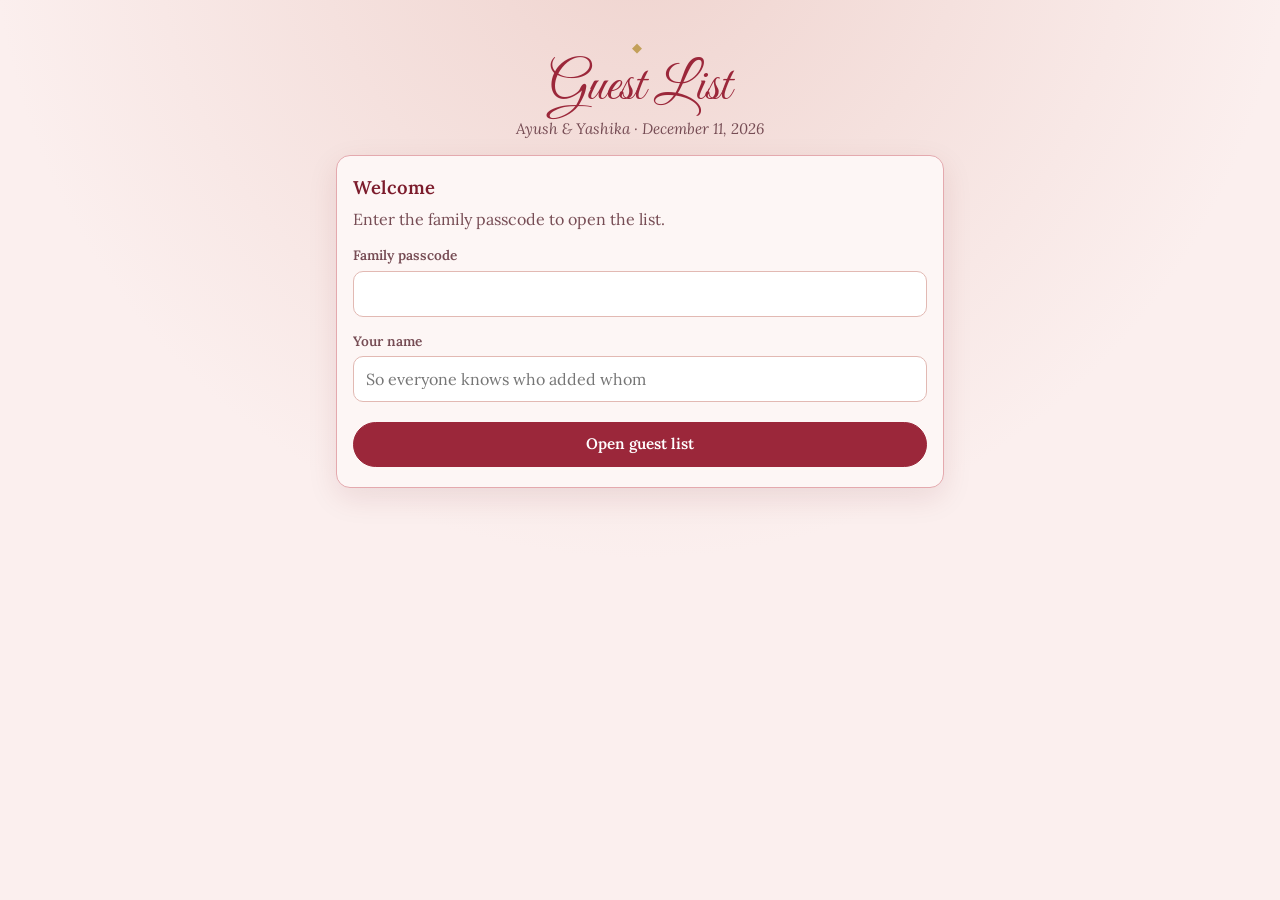
<file: index.html>
<!DOCTYPE html>
<html lang="en">
<head>
<meta charset="UTF-8">
<meta name="viewport" content="width=device-width, initial-scale=1.0, viewport-fit=cover">
<meta name="theme-color" content="#9B273A">
<meta name="robots" content="noindex, nofollow">
<title>Guest List</title>

<link rel="icon" href="data:image/svg+xml,<svg xmlns='http://www.w3.org/2000/svg' viewBox='0 0 100 100'><text y='.9em' font-size='90'>&#128140;</text></svg>">

<link rel="preconnect" href="https://fonts.googleapis.com">
<link rel="preconnect" href="https://fonts.gstatic.com" crossorigin>
<link href="https://fonts.googleapis.com/css2?family=Great+Vibes&family=Lora:ital,wght@0,400;0,500;0,600;1,400&display=swap" rel="stylesheet">

<link rel="stylesheet" href="css/style.css">
</head>
<body>

<noscript>
  <p class="note">This guest list needs JavaScript. Please turn it on and reload.</p>
</noscript>

<div class="wrap">

  <header class="top">
    <span class="orn">&#9670;</span>
    <h1 class="script" id="title">Guest List</h1>
    <p class="sub" id="subtitle"></p>
  </header>

  <!-- ============ LOCK SCREEN ============ -->
  <section class="card" id="lockScreen" hidden>
    <form id="unlockForm" autocomplete="on">
      <h2>Welcome</h2>
      <p class="muted">Enter the family passcode to open the list.</p>

      <label for="passcode">Family passcode</label>
      <input id="passcode" type="password" autocomplete="current-password" autocapitalize="off" spellcheck="false" required>

      <label for="myName">Your name</label>
      <input id="myName" type="text" autocomplete="given-name" placeholder="So everyone knows who added whom" required maxlength="40">

      <button class="btn primary" type="submit" id="unlockBtn">Open guest list</button>
      <p class="error" id="unlockError" role="alert" hidden></p>
    </form>
  </section>

  <section class="card" id="notConfigured" hidden>
    <h2>Almost ready</h2>
    <p class="muted">This app has not been connected to its storage yet.
      Open <a href="setup.html">setup.html</a> and follow the steps in the README.</p>
  </section>

  <!-- ============ THE APP ============ -->
  <main id="app" hidden>

    <section class="stats" id="stats" aria-label="Totals"></section>

    <section class="card" id="formCard">
      <h2 id="formTitle">Add a guest</h2>
      <form id="guestForm" novalidate>
        <label for="gName">Name</label>
        <input id="gName" type="text" required maxlength="80" autocomplete="off" placeholder="e.g. Sharma Uncle &amp; family">

        <label for="gCategory">Category</label>
        <select id="gCategory" required></select>
        <div class="inline-add" id="newCatRow" hidden>
          <input id="newCatName" type="text" maxlength="40" placeholder="New category name" autocomplete="off">
          <button class="btn small" type="button" id="newCatAdd">Add</button>
          <button class="btn small ghost" type="button" id="newCatCancel">Cancel</button>
        </div>

        <span class="label" id="sideLabel">Side</span>
        <div class="chips" id="gSide" role="group" aria-labelledby="sideLabel"></div>

        <label for="gCount">No. of people</label>
        <div class="stepper">
          <button class="btn small ghost" type="button" data-step="-1" aria-label="One fewer">&minus;</button>
          <input id="gCount" type="number" inputmode="numeric" min="1" max="99" value="1">
          <button class="btn small ghost" type="button" data-step="1" aria-label="One more">+</button>
        </div>

        <label for="gNotes">Notes <span class="muted">(optional)</span></label>
        <textarea id="gNotes" rows="2" maxlength="300" placeholder="Anything worth remembering"></textarea>

        <div class="form-actions">
          <button class="btn primary" type="submit" id="saveBtn">Add guest</button>
          <button class="btn ghost" type="button" id="cancelEdit" hidden>Cancel</button>
          <button class="btn danger" type="button" id="deleteBtn" hidden>Delete</button>
        </div>
      </form>
    </section>

    <section class="toolbar" aria-label="Search and filter">
      <input id="search" type="search" placeholder="Search names, notes, who added&hellip;" autocomplete="off">
      <div class="filters">
        <select id="filterCat" aria-label="Filter by category"></select>
        <select id="filterSide" aria-label="Filter by side"></select>
      </div>
      <p class="muted small" id="showing"></p>
    </section>

    <section id="list" aria-live="polite"></section>
    <p class="empty" id="emptyMsg" hidden></p>

    <footer class="actions">
      <button class="btn ghost" type="button" id="manageCats">Categories</button>
      <button class="btn ghost" type="button" id="exportCsv">Export CSV</button>
      <button class="btn ghost" type="button" id="refreshBtn">Refresh</button>
      <p class="muted small">
        You are <strong id="meName"></strong> &middot;
        <button class="link" type="button" id="changeName">change name</button> &middot;
        <button class="link" type="button" id="lockBtn">lock this device</button>
      </p>
    </footer>
  </main>

</div>

<!-- ============ CATEGORIES DIALOG ============ -->
<dialog id="catDialog" aria-labelledby="catTitle">
  <div class="dialog-body">
    <h2 id="catTitle">Categories</h2>
    <ul class="cat-list" id="catList"></ul>
    <form class="inline-add" id="catAddForm">
      <input id="catAddName" type="text" maxlength="40" placeholder="New category" autocomplete="off" required>
      <button class="btn small primary" type="submit">Add</button>
    </form>
    <button class="btn ghost close" type="button" id="catClose">Done</button>
  </div>
</dialog>

<div class="toast" id="toast" role="status" aria-live="polite" hidden></div>

<script src="js/config.js"></script>
<script src="js/vault.js"></script>
<script src="js/app.js"></script>
</body>
</html>
</file>
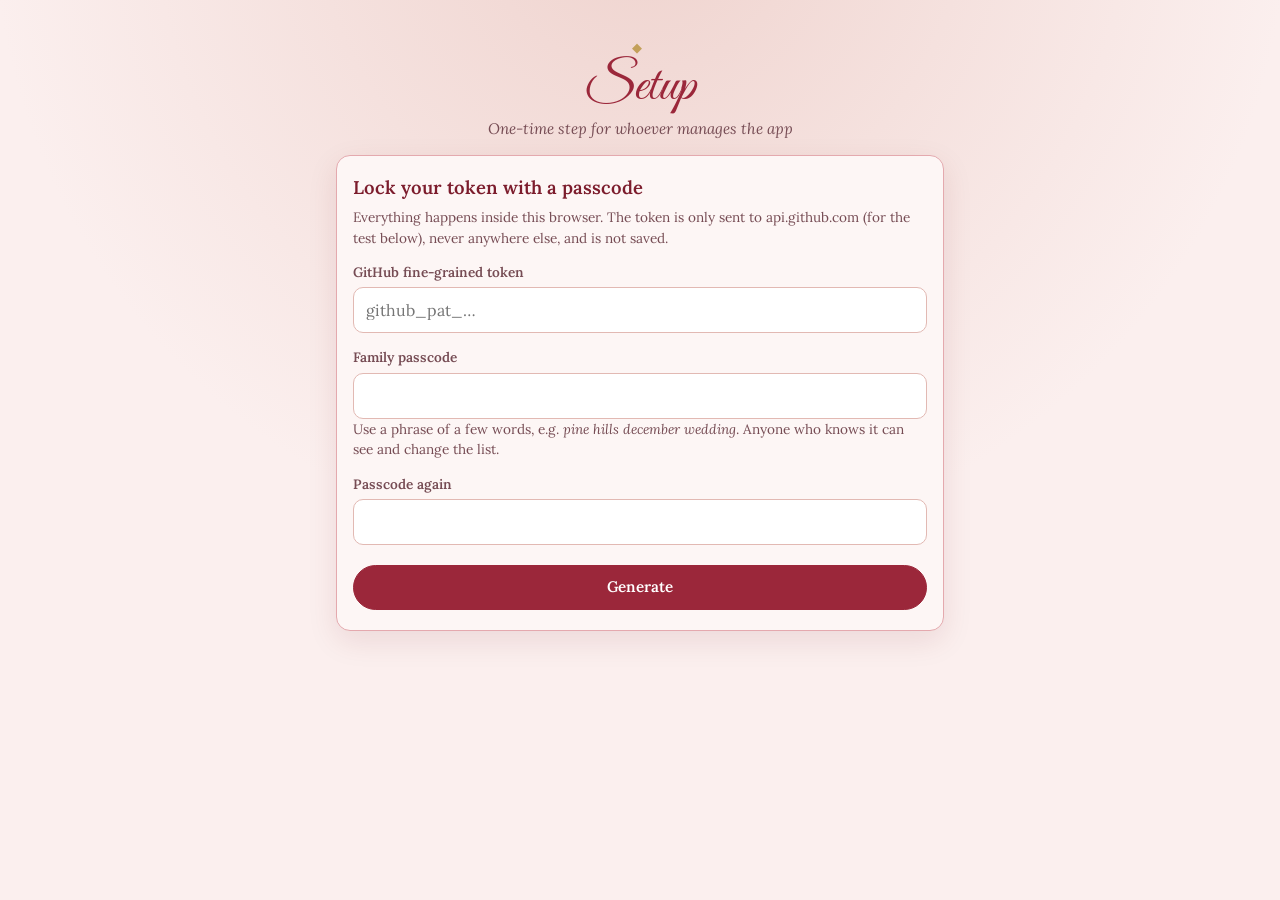
<file: setup.html>
<!DOCTYPE html>
<html lang="en">
<head>
<meta charset="UTF-8">
<meta name="viewport" content="width=device-width, initial-scale=1.0">
<meta name="robots" content="noindex, nofollow">
<title>Guest List Setup</title>
<link href="https://fonts.googleapis.com/css2?family=Great+Vibes&family=Lora:wght@400;600&display=swap" rel="stylesheet">
<link rel="stylesheet" href="css/style.css">
</head>
<body>
<div class="wrap">

  <header class="top">
    <span class="orn">&#9670;</span>
    <h1 class="script">Setup</h1>
    <p class="sub">One-time step for whoever manages the app</p>
  </header>

  <section class="card">
    <h2>Lock your token with a passcode</h2>
    <p class="muted small">Everything happens inside this browser. The token is only sent to
      api.github.com (for the test below), never anywhere else, and is not saved.</p>

    <form id="setupForm">
      <label for="token">GitHub fine-grained token</label>
      <input id="token" type="password" autocomplete="off" spellcheck="false" placeholder="github_pat_…" required>

      <label for="pass1">Family passcode</label>
      <input id="pass1" type="password" autocomplete="new-password" autocapitalize="off" required minlength="8">
      <p class="muted small">Use a phrase of a few words, e.g. <em>pine hills december wedding</em>.
        Anyone who knows it can see and change the list.</p>

      <label for="pass2">Passcode again</label>
      <input id="pass2" type="password" autocomplete="new-password" autocapitalize="off" required>

      <div class="form-actions">
        <button class="btn primary" type="submit" id="goBtn">Generate</button>
      </div>
      <p class="error" id="err" role="alert" hidden></p>
    </form>
  </section>

  <section class="card" id="result" hidden>
    <h2>Paste this into js/config.js</h2>
    <p class="muted small">Replace the line <code>vault: null,</code> with:</p>
    <textarea class="output" id="out" readonly></textarea>
    <div class="form-actions">
      <button class="btn ghost" type="button" id="copyBtn">Copy</button>
    </div>
    <p class="muted small" id="testMsg">Testing access to the data repository&hellip;</p>
  </section>

</div>

<script src="js/config.js"></script>
<script src="js/vault.js"></script>
<script>
(function () {
  'use strict';
  const $ = function (id) { return document.getElementById(id); };

  $('setupForm').addEventListener('submit', async function (ev) {
    ev.preventDefault();
    const err = $('err');
    err.hidden = true;
    const token = $('token').value.trim();
    const p1 = $('pass1').value, p2 = $('pass2').value;
    if (p1 !== p2) { err.textContent = 'The two passcodes do not match.'; err.hidden = false; return; }
    if (p1.trim().length < 8) { err.textContent = 'Please use at least 8 characters.'; err.hidden = false; return; }

    $('goBtn').disabled = true;
    $('goBtn').textContent = 'Working…';
    try {
      const vault = await Vault.encrypt(token, p1);
      if (await Vault.decrypt(vault, p1) !== token) throw new Error('round-trip check failed');
      $('out').value = 'vault: ' + JSON.stringify(vault) + ',';
      $('result').hidden = false;
      $('result').scrollIntoView({ behavior: 'smooth' });
      testAccess(token);
    } catch (e) {
      err.textContent = 'Could not encrypt: ' + e.message;
      err.hidden = false;
    } finally {
      $('goBtn').disabled = false;
      $('goBtn').textContent = 'Generate';
    }
  });

  async function testAccess(token) {
    const r = CONFIG.dataRepo;
    const msg = $('testMsg');
    msg.className = 'muted small';
    msg.textContent = 'Testing access to ' + r.owner + '/' + r.repo + '…';
    try {
      const res = await fetch('https://api.github.com/repos/' + r.owner + '/' + r.repo, {
        headers: { Accept: 'application/vnd.github+json', Authorization: 'Bearer ' + token },
        cache: 'no-store'
      });
      if (res.status === 401) throw new Error('GitHub rejected the token (wrong, expired or revoked).');
      if (res.status === 404) throw new Error('The token cannot see ' + r.owner + '/' + r.repo + '. Check the repo exists and is selected under "Repository access".');
      if (!res.ok) throw new Error('GitHub answered ' + res.status + '.');
      const repo = await res.json();
      msg.className = 'ok';
      msg.textContent = 'Token works: it can reach ' + repo.full_name + (repo.private ? ' (private).' : ' - warning: this repo is PUBLIC, so anyone can read the list on github.com.');
    } catch (e) {
      msg.className = 'error';
      msg.textContent = e.message;
    }
  }

  $('copyBtn').addEventListener('click', function () {
    const out = $('out');
    out.select();
    (navigator.clipboard ? navigator.clipboard.writeText(out.value) : Promise.reject())
      .catch(function () { document.execCommand('copy'); })
      .then(function () { $('copyBtn').textContent = 'Copied'; });
  });
})();
</script>
</body>
</html>
</file>
<file: css/style.css>
/* ============================================================
   GUEST LIST - STYLES
   Same palette and fonts as the invitation card.
   ============================================================ */

:root{
  --blush-1:#F9EAE7;
  --blush-2:#EFD3CE;
  --blush-3:#E2B9B3;
  --maroon:#9B273A;
  --maroon-deep:#7C1C2C;
  --gold:#C3A05A;
  --gold-lt:#E2CB96;
  --cream:#FDF6F5;
  --paper:#FBEFEE;
  --rose-line:#E4A9AE;
  --ink:#3B161E;
  --muted:#764C54;
  --white:#fff;

  --bride:#B0456A;
  --groom:#3F5F8C;
  --both:#8A6A2A;

  --script:'Great Vibes', cursive;
  --serif:'Lora', Georgia, serif;

  --radius:14px;
  --shadow-soft:0 10px 30px rgba(107,20,33,.10);
}

*,*::before,*::after{box-sizing:border-box}
html{ -webkit-text-size-adjust:100% }

body{
  margin:0;
  font-family:var(--serif);
  color:var(--ink);
  background:var(--paper);
  background-image:radial-gradient(circle at 50% -10%, var(--blush-2), transparent 55%);
  background-attachment:fixed;
  line-height:1.5;
  font-size:16px;
}

h1,h2,p{margin:0}
[hidden]{display:none !important}
a{color:var(--maroon)}

.wrap{
  max-width:640px;
  margin:0 auto;
  padding:16px 16px calc(40px + env(safe-area-inset-bottom));
}

.muted{color:var(--muted)}
.small{font-size:.85rem}
.note{padding:24px;text-align:center}

/* ---------- header ---------- */
.top{text-align:center;padding:18px 0 14px}
.orn{color:var(--gold);font-size:.8rem;letter-spacing:.4em}
.script{
  font-family:var(--script);
  font-weight:400;
  color:var(--maroon);
  font-size:clamp(2.6rem, 11vw, 3.4rem);
  line-height:1.1;
}
.sub{color:var(--muted);font-style:italic;font-size:.95rem}

/* ---------- cards ---------- */
.card{
  background:var(--cream);
  border:1px solid var(--rose-line);
  border-radius:var(--radius);
  box-shadow:var(--shadow-soft);
  padding:18px 16px 20px;
  margin-bottom:16px;
}
.card h2{font-size:1.15rem;font-weight:600;color:var(--maroon-deep);margin-bottom:6px}
.card.is-editing{border-color:var(--gold);box-shadow:0 0 0 3px var(--gold-lt), var(--shadow-soft)}

/* ---------- form controls ---------- */
label,.label{display:block;font-size:.85rem;font-weight:600;color:var(--muted);margin:14px 0 5px}
label .muted{font-weight:400}

input[type=text],input[type=password],input[type=search],input[type=number],select,textarea{
  width:100%;
  font:inherit;
  font-size:16px;              /* stops iOS zooming into the field */
  color:var(--ink);
  background:var(--white);
  border:1px solid var(--blush-3);
  border-radius:10px;
  padding:10px 12px;
  min-height:44px;
}
textarea{resize:vertical}
input:focus,select:focus,textarea:focus,button:focus-visible,summary:focus-visible{
  outline:2px solid var(--maroon);
  outline-offset:1px;
}

.btn{
  font:inherit;
  font-size:.95rem;
  font-weight:600;
  border-radius:999px;
  border:1px solid var(--maroon);
  background:transparent;
  color:var(--maroon);
  padding:10px 18px;
  min-height:44px;
  cursor:pointer;
}
.btn.primary{background:var(--maroon);color:var(--white)}
.btn.primary:active{background:var(--maroon-deep)}
.btn.ghost{border-color:var(--blush-3);color:var(--maroon-deep);background:var(--white)}
.btn.danger{border-color:#c9868f;color:#A1182D;background:var(--white)}
.btn.small{padding:6px 12px;min-height:38px;font-size:.85rem}
.btn:disabled{opacity:.5;cursor:default}

.link{
  font:inherit;background:none;border:0;padding:0;
  color:var(--maroon);text-decoration:underline;cursor:pointer;
}

#unlockForm .btn.primary{width:100%;margin-top:20px}
.error{color:#A1182D;margin-top:12px;font-size:.9rem}

.inline-add{display:flex;gap:8px;margin-top:8px;align-items:center}
.inline-add input{flex:1;min-width:0}

.chips{display:flex;flex-wrap:wrap;gap:8px}
.chip{
  font:inherit;font-size:.9rem;
  border:1px solid var(--blush-3);
  background:var(--white);
  color:var(--ink);
  border-radius:999px;
  padding:8px 14px;
  min-height:40px;
  cursor:pointer;
}
.chip[aria-pressed="true"]{background:var(--maroon);border-color:var(--maroon);color:var(--white)}

.stepper{display:flex;gap:8px;align-items:center}
.stepper input{width:80px;text-align:center}
.stepper .btn{width:44px;padding:0;font-size:1.2rem}

.form-actions{display:flex;flex-wrap:wrap;gap:10px;margin-top:20px}
.form-actions .btn.primary{flex:1}

/* ---------- totals ---------- */
/* two headline tiles (invites, people) above one tile per side */
.stats{
  display:grid;
  grid-template-columns:repeat(6, 1fr);
  gap:8px;
  margin-bottom:16px;
}
.stats .stat{grid-column:span 2}
.stats .stat:nth-child(-n+2){grid-column:span 3}
.stat{
  background:var(--cream);
  border:1px solid var(--rose-line);
  border-radius:12px;
  padding:10px 6px;
  text-align:center;
}
.stat-n{display:block;font-size:1.5rem;font-weight:600;color:var(--maroon);line-height:1.2}
.stat-l{display:block;font-size:.75rem;color:var(--muted)}

/* ---------- search / filter ---------- */
.toolbar{margin:8px 0 12px}
.filters{display:grid;grid-template-columns:1fr 1fr;gap:8px;margin-top:8px}
#showing{margin-top:8px}
#showing:empty{display:none}

/* ---------- the list ---------- */
.group{
  background:var(--cream);
  border:1px solid var(--rose-line);
  border-radius:var(--radius);
  margin-bottom:12px;
  overflow:hidden;
}
.group summary{
  display:flex;justify-content:space-between;align-items:baseline;gap:10px;
  padding:12px 16px;
  cursor:pointer;
  background:var(--blush-1);
  list-style:none;
}
.group summary::-webkit-details-marker{display:none}
.group summary::before{content:"\25BE";color:var(--gold);margin-right:-2px;transition:transform .15s}
.group:not([open]) summary::before{transform:rotate(-90deg)}
.group-name{flex:1;font-weight:600;color:var(--maroon-deep)}
.group-count{font-size:.8rem;color:var(--muted);white-space:nowrap}

.guests{list-style:none;margin:0;padding:0}
.guests li + li{border-top:1px solid var(--blush-2)}
.guest{
  display:block;width:100%;
  font:inherit;color:inherit;text-align:left;
  background:none;border:0;
  padding:11px 16px;
  cursor:pointer;
}
.guest:hover{background:var(--white)}
.guest.editing{background:#FFF6DE}
.g-top{display:flex;gap:8px;align-items:baseline}
.g-name{flex:1;font-weight:500;overflow-wrap:anywhere}
.g-count{
  font-size:.8rem;font-weight:600;color:var(--maroon);
  background:var(--blush-2);border-radius:999px;padding:1px 8px;
}
.g-meta{display:flex;flex-wrap:wrap;gap:6px;align-items:center;font-size:.78rem;color:var(--muted);margin-top:3px}
.g-notes{display:block;font-size:.85rem;font-style:italic;color:var(--muted);margin-top:3px;overflow-wrap:anywhere}

.badge{border-radius:999px;padding:0 8px;font-size:.72rem;font-weight:600;color:var(--white)}
.side-bride{background:var(--bride)}
.side-groom{background:var(--groom)}
.side-both{background:var(--both)}

.empty{text-align:center;color:var(--muted);padding:28px 8px;font-style:italic}

/* ---------- footer ---------- */
.actions{display:flex;flex-wrap:wrap;gap:8px;justify-content:center;margin-top:24px;text-align:center}
.actions p{flex-basis:100%;margin-top:8px}

/* ---------- categories dialog ---------- */
dialog{
  border:1px solid var(--rose-line);
  border-radius:var(--radius);
  background:var(--cream);
  color:var(--ink);
  padding:0;
  width:min(520px, calc(100% - 32px));
  max-height:calc(100% - 48px);
}
dialog::backdrop{background:rgba(59,22,30,.45)}
.dialog-body{padding:18px 16px}
.dialog-body h2{font-size:1.15rem;color:var(--maroon-deep);margin-bottom:12px}
.cat-list{list-style:none;margin:0 0 12px;padding:0}
.cat-list li{display:flex;gap:6px;align-items:center;padding:6px 0;border-bottom:1px solid var(--blush-2)}
.cat-list li input{flex:1;min-width:0;min-height:38px;padding:6px 10px}
.cat-list li .small{min-width:1.5em;text-align:center}
.close{width:100%;margin-top:16px}

/* ---------- toast ---------- */
.toast{
  position:fixed;
  left:50%;
  bottom:calc(20px + env(safe-area-inset-bottom));
  transform:translateX(-50%);
  max-width:calc(100% - 32px);
  width:max-content;
  background:var(--ink);
  color:var(--white);
  padding:10px 18px;
  border-radius:999px;
  font-size:.9rem;
  box-shadow:0 8px 24px rgba(0,0,0,.25);
  z-index:1000;
  text-align:center;
}
.toast.error{background:#A1182D;border-radius:14px}

/* ---------- setup page ---------- */
.steps{padding-left:20px;margin:8px 0 0}
.steps li{margin-bottom:6px}
.output{font-family:ui-monospace, Consolas, monospace;font-size:.8rem;min-height:120px}
.ok{color:#2E6B3A;margin-top:12px}
</file>
